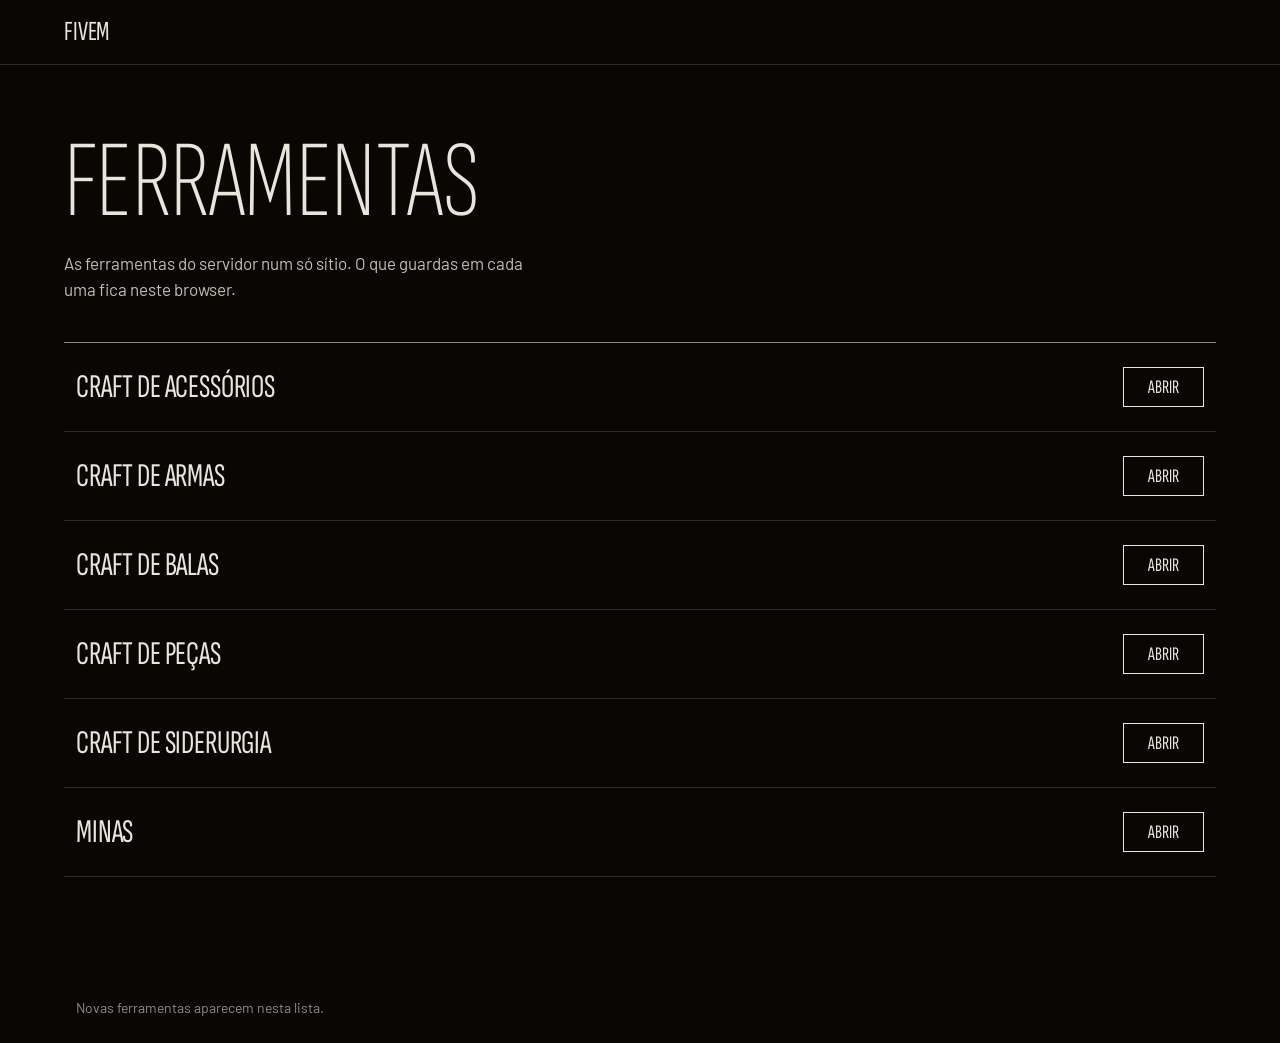
<file: public/index.html>
<!doctype html>
<html lang="pt">
<head>
<meta charset="utf-8">
<meta name="viewport" content="width=device-width, initial-scale=1, viewport-fit=cover">
<title>Ferramentas FiveM</title>
<meta name="description" content="Painel com as ferramentas do servidor FiveM: craft de acessórios, craft de armas, craft de balas, craft de peças e as que vierem a seguir.">
<link rel="preconnect" href="https://fonts.googleapis.com">
<link rel="preconnect" href="https://fonts.gstatic.com" crossorigin>
<link rel="stylesheet" href="https://fonts.googleapis.com/css2?family=Sofia+Sans+Extra+Condensed:wght@200;400&family=Barlow:wght@300;400;500&display=swap">
<style>
/* Hallmark · shape: app screen · genre: atmospheric · theme: Darkroom (deal 3/3, seed crafting-price-calculator-fivem-9103·8ad352fc·2026-11-08·r0) · redesign: full
 * nav: top bar, the hub is the home of every tool · signature: the tool sheet, each tool a full-width row with its title · states: one list · darkroom: amber
 * axes: dark/display-condensed/chromatic-amber · posture: restrained · contrast: pass · v2.0.0 */
/* Hallmark · pre-emit critique: P4 H5 E4 S4 R5 V3 · weakest: V, a launcher with one tool is a short list; each row shows what is saved in it so the hub earns its place before the second tool exists */
@import url("./tokens.css");
@import url("./base.css");

:root { --bar-h: 64px; --row-hover: color-mix(in oklab, var(--color-ink) 4%, transparent); }
body { font-size: 1.0625rem; }
.shell { max-width: var(--container); margin-inline: auto; padding-left: max(var(--gutter), env(safe-area-inset-left, 0px)); padding-right: max(var(--gutter), env(safe-area-inset-right, 0px)); }
.bar { border-bottom: var(--rule-hair) solid var(--color-rule); }
.bar-in { min-height: var(--bar-h); display: flex; align-items: center; gap: var(--space-lg); }
.mark { font-family: var(--font-display); font-weight: 400; font-size: var(--text-2xl); text-transform: uppercase; line-height: 1; letter-spacing: var(--tracking-display); color: var(--color-ink); text-decoration: none; }
.mark:hover { color: var(--color-ink-2); }

.head { padding-block: var(--space-2xl) var(--space-xl); display: grid; gap: var(--space-sm); }
.head h1 { font-size: clamp(3.5rem, 2rem + 6vw, 7rem); font-weight: 200; text-transform: uppercase; line-height: 1; max-width: none; }
.head p { color: var(--color-ink-2); max-width: 48ch; }

.tools { list-style: none; margin: 0 0 var(--space-3xl); padding: 0; border-top: var(--rule-hair) solid var(--color-muted); }
.tool { border-bottom: var(--rule-hair) solid var(--color-rule); }
.tool a { display: grid; grid-template-columns: minmax(0, 1fr) auto; align-items: center; gap: var(--space-sm) var(--space-xl); padding: var(--space-lg) var(--space-sm); color: inherit; text-decoration: none; transition: background-color var(--dur-micro) var(--ease-out); }
.tool a:hover { background: var(--row-hover); }
.tool a:active { background: var(--color-paper-2); }
.tool a:focus-visible { outline: 2px solid var(--color-focus); outline-offset: -2px; }
.tool h2 { font-weight: 400; font-size: var(--text-3xl); text-transform: uppercase; max-width: none; }
.tool .go { min-height: 40px; padding: 0 var(--space-lg); border: var(--rule-hair) solid var(--color-ink); display: inline-flex; align-items: center; font: 400 var(--text-lg)/1 var(--font-display); text-transform: uppercase; white-space: nowrap; transition: background-color var(--dur-micro) var(--ease-out), color var(--dur-micro) var(--ease-out), border-color var(--dur-micro) var(--ease-out); }
.tool a:hover .go { background: var(--color-accent); border-color: var(--color-accent); color: var(--color-accent-ink); }
.more { color: var(--color-muted); font-size: var(--text-sm); padding: var(--space-lg) var(--space-sm); }

</style>
</head>
<body>
<header class="bar">
  <div class="shell bar-in">
    <a class="mark" href="./" aria-label="Ferramentas FiveM, início">FiveM</a>
  </div>
</header>
<main class="shell">
  <div class="head">
    <h1>Ferramentas</h1>
    <p>As ferramentas do servidor num só sítio. O que guardas em cada uma fica neste browser.</p>
  </div>
  <ul class="tools" id="tools">
    <li class="tool">
      <a href="crafting/" data-tool="crafting">
        <h2>Craft de Acessórios</h2>
        <span class="go">Abrir</span>
      </a>
    </li>
    <li class="tool">
      <a href="armas/" data-tool="armas">
        <h2>Craft de Armas</h2>
        <span class="go">Abrir</span>
      </a>
    </li>
    <li class="tool">
      <a href="balas/" data-tool="balas">
        <h2>Craft de Balas</h2>
        <span class="go">Abrir</span>
      </a>
    </li>
    <li class="tool">
      <a href="pecas/" data-tool="pecas">
        <h2>Craft de Peças</h2>
        <span class="go">Abrir</span>
      </a>
    </li>
    <li class="tool">
      <a href="siderurgia/" data-tool="siderurgia">
        <h2>Craft de Siderurgia</h2>
        <span class="go">Abrir</span>
      </a>
    </li>
    <li class="tool">
      <a href="minas/" data-tool="minas">
        <h2>Minas</h2>
        <span class="go">Abrir</span>
      </a>
    </li>
  </ul>
  <p class="more">Novas ferramentas aparecem nesta lista.</p>
</main>
</body>
</html>
</file>
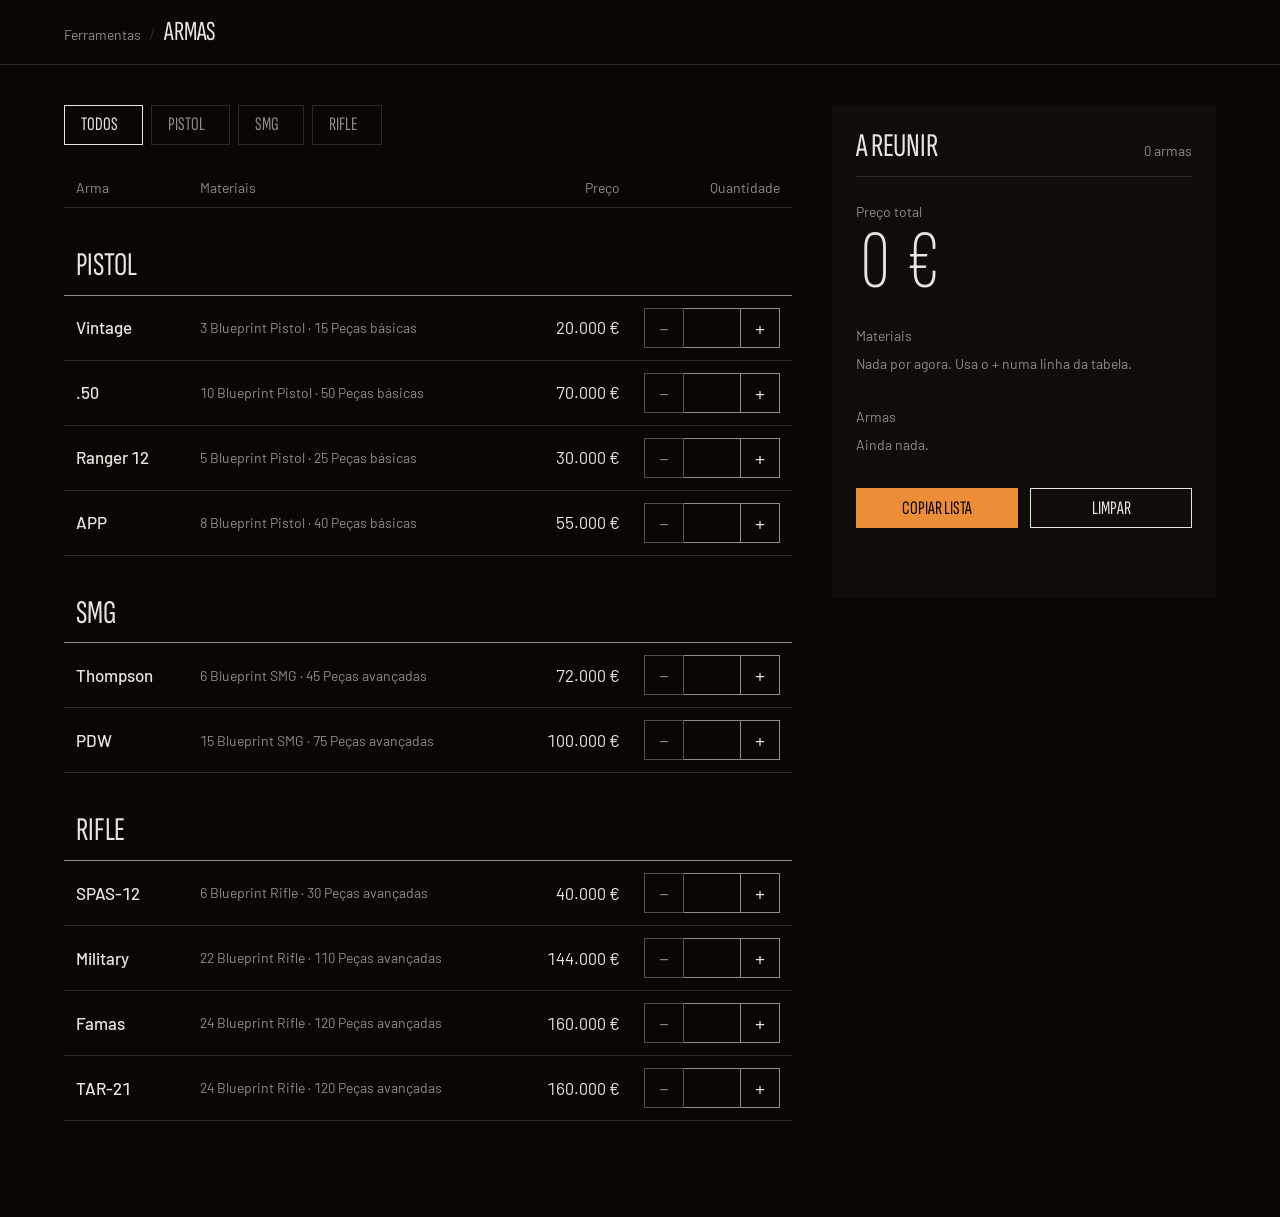
<file: public/armas/index.html>
<!doctype html>
<html lang="pt">
<head>
<meta charset="utf-8">
<meta name="viewport" content="width=device-width, initial-scale=1, viewport-fit=cover">
<title>Craft de Armas</title>
<meta name="description" content="Escolhe quantas armas queres fazer e vê os blueprints, as peças e o preço que tens de reunir.">
<link rel="preconnect" href="https://fonts.googleapis.com">
<link rel="preconnect" href="https://fonts.gstatic.com" crossorigin>
<link rel="stylesheet" href="https://fonts.googleapis.com/css2?family=Sofia+Sans+Extra+Condensed:wght@200;400&family=Barlow:wght@300;400;500&display=swap">
<link rel="stylesheet" href="../craft.css">
</head>
<body>
<script>
// Só dados e textos. Copiado de scripts/modelo.html, que tem todas as opções.
// O layout está em ../craft.js e ../craft.css (igual em todas as páginas).
window.CRAFT = {
  id: "armas",
  title: "Craft de Armas",
  short: "Armas",
  itemLabel: "Arma",
  unit: ["arma", "armas"],
  money: "Preço",
  outTitle: "Armas",
  materials: ["Blueprint Pistol", "Blueprint SMG", "Blueprint Rifle", "Peças básicas", "Peças avançadas"],
  groups: [
    { name: "Pistol", items: [
      { n: "Vintage",   m: { "Blueprint Pistol": 3,  "Peças básicas": 15 }, p: 20000 },
      { n: ".50",       m: { "Blueprint Pistol": 10, "Peças básicas": 50 }, p: 70000 },
      { n: "Ranger 12", m: { "Blueprint Pistol": 5,  "Peças básicas": 25 }, p: 30000 },
      { n: "APP",       m: { "Blueprint Pistol": 8,  "Peças básicas": 40 }, p: 55000 },
    ]},
    { name: "SMG", items: [
      { n: "Thompson",  m: { "Blueprint SMG": 6,  "Peças avançadas": 45 }, p: 72000 },
      { n: "PDW",       m: { "Blueprint SMG": 15, "Peças avançadas": 75 }, p: 100000 },
    ]},
    { name: "Rifle", items: [
      { n: "SPAS-12",   m: { "Blueprint Rifle": 6,  "Peças avançadas": 30 },  p: 40000 },
      { n: "Military",  m: { "Blueprint Rifle": 22, "Peças avançadas": 110 }, p: 144000 },
      { n: "Famas",     m: { "Blueprint Rifle": 24, "Peças avançadas": 120 }, p: 160000 },
      { n: "TAR-21",    m: { "Blueprint Rifle": 24, "Peças avançadas": 120 }, p: 160000 },
    ]},
  ],
};
</script>
<script src="../craft.js"></script>
</body>
</html>
</file>
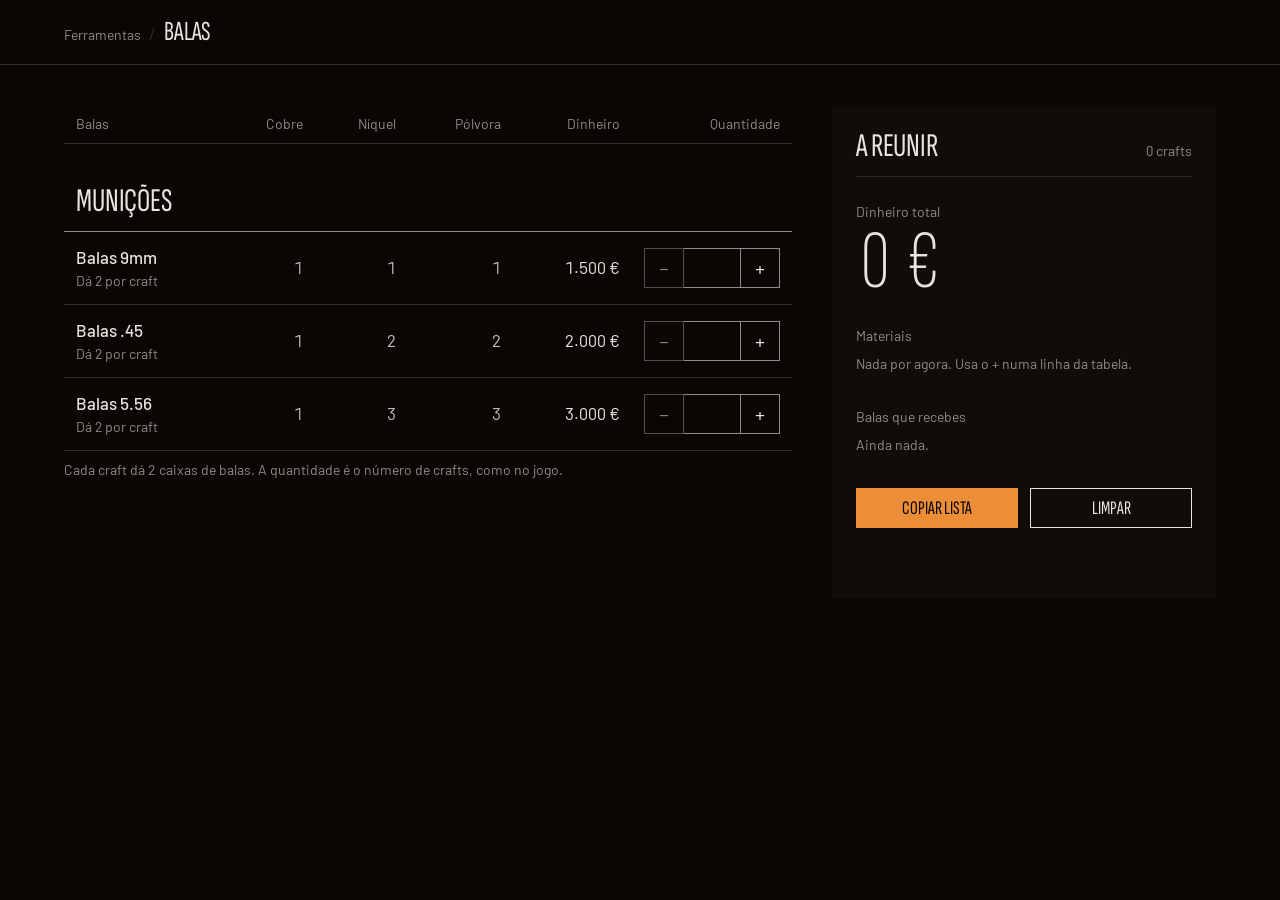
<file: public/balas/index.html>
<!doctype html>
<html lang="pt">
<head>
<meta charset="utf-8">
<meta name="viewport" content="width=device-width, initial-scale=1, viewport-fit=cover">
<title>Craft de Balas</title>
<meta name="description" content="Escolhe quantos crafts de balas queres fazer e vê o cobre, o níquel, a pólvora e o dinheiro que tens de reunir.">
<link rel="preconnect" href="https://fonts.googleapis.com">
<link rel="preconnect" href="https://fonts.gstatic.com" crossorigin>
<link rel="stylesheet" href="https://fonts.googleapis.com/css2?family=Sofia+Sans+Extra+Condensed:wght@200;400&family=Barlow:wght@300;400;500&display=swap">
<link rel="stylesheet" href="../craft.css">
</head>
<body>
<script>
// Só dados e textos. Copiado de scripts/modelo.html, que tem todas as opções.
// O layout está em ../craft.js e ../craft.css (igual em todas as páginas).
window.CRAFT = {
  id: "balas",
  title: "Craft de Balas",
  short: "Balas",
  itemLabel: "Balas",
  unit: ["craft", "crafts"],
  out: 2,
  outTitle: "Balas que recebes",
  outWord: "balas",
  note: "Cada craft dá 2 caixas de balas. A quantidade é o número de crafts, como no jogo.",
  groups: [
    { name: "Munições", items: [
      { n: "Balas 9mm",  m: { "Cobre": 1, "Níquel": 1, "Pólvora": 1 }, p: 1500 },
      { n: "Balas .45",  m: { "Cobre": 1, "Níquel": 2, "Pólvora": 2 }, p: 2000 },
      { n: "Balas 5.56", m: { "Cobre": 1, "Níquel": 3, "Pólvora": 3 }, p: 3000 },
    ]},
  ],
};
</script>
<script src="../craft.js"></script>
</body>
</html>
</file>
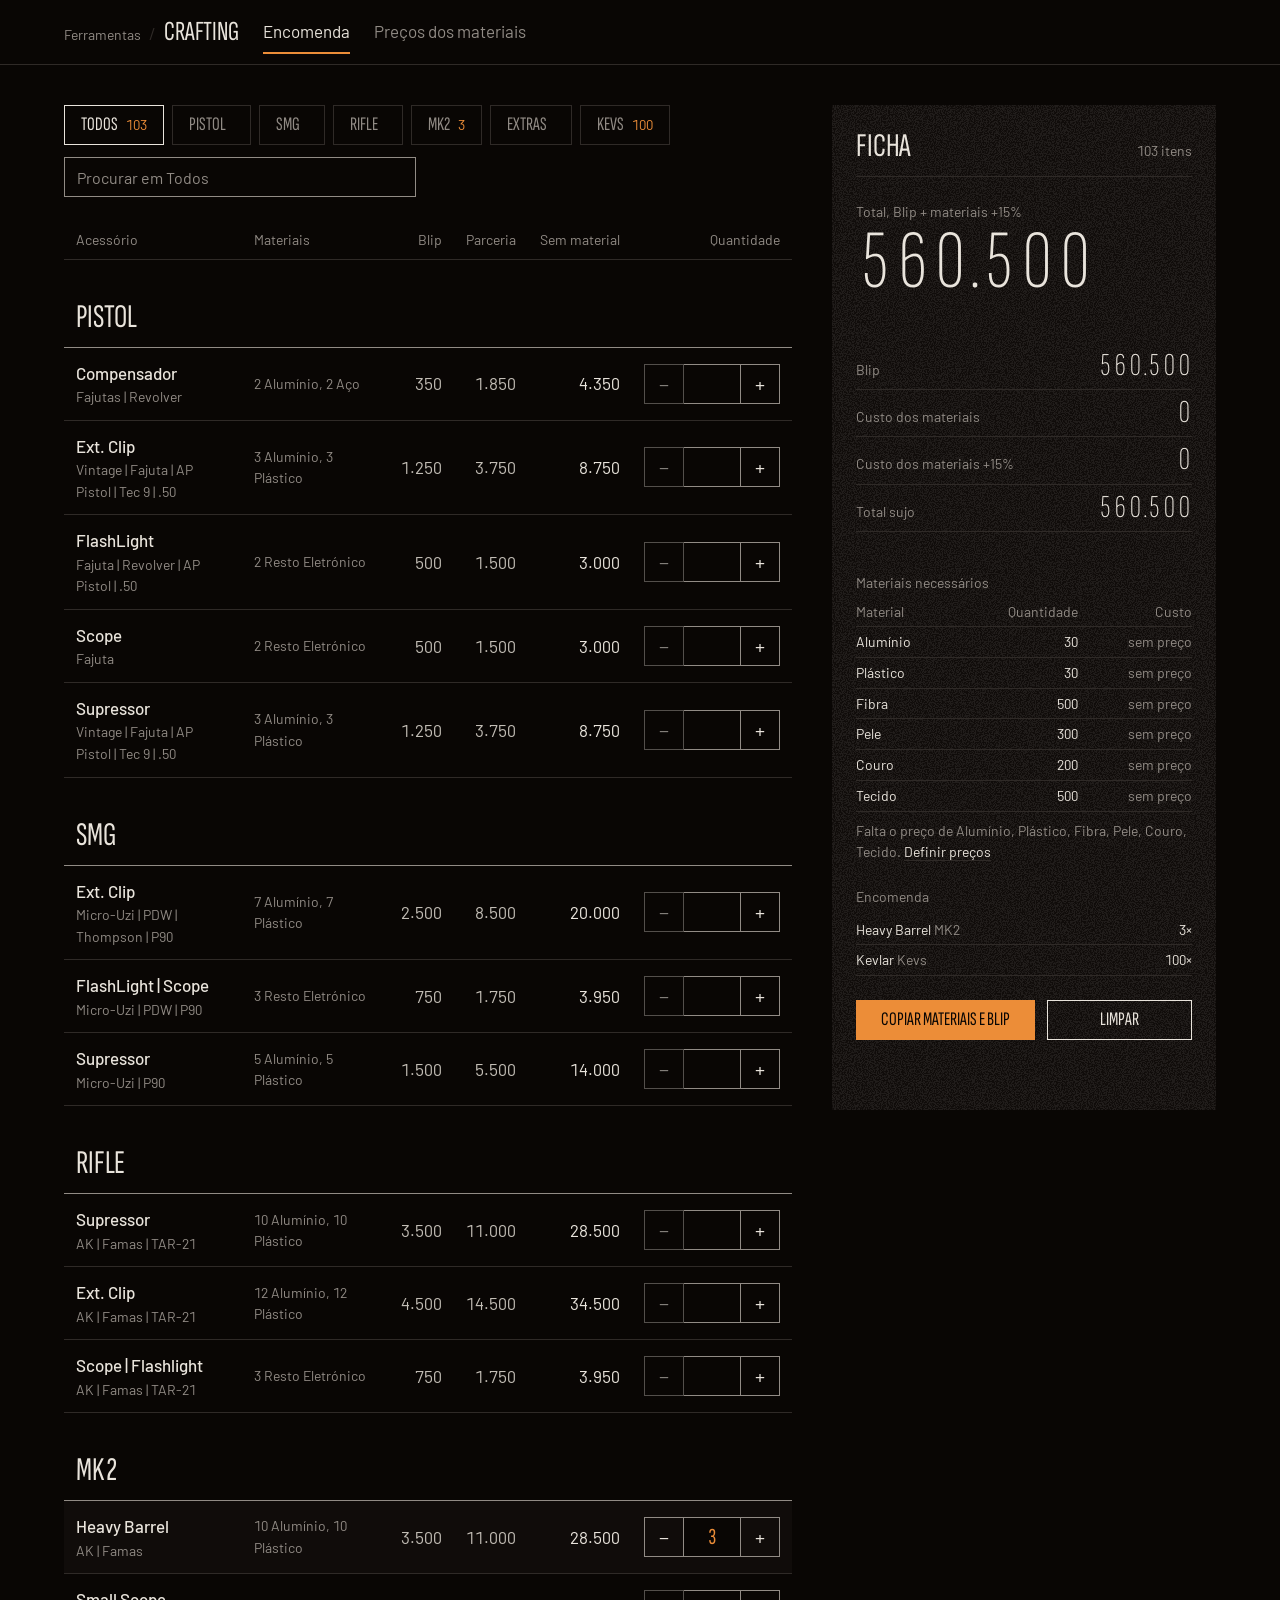
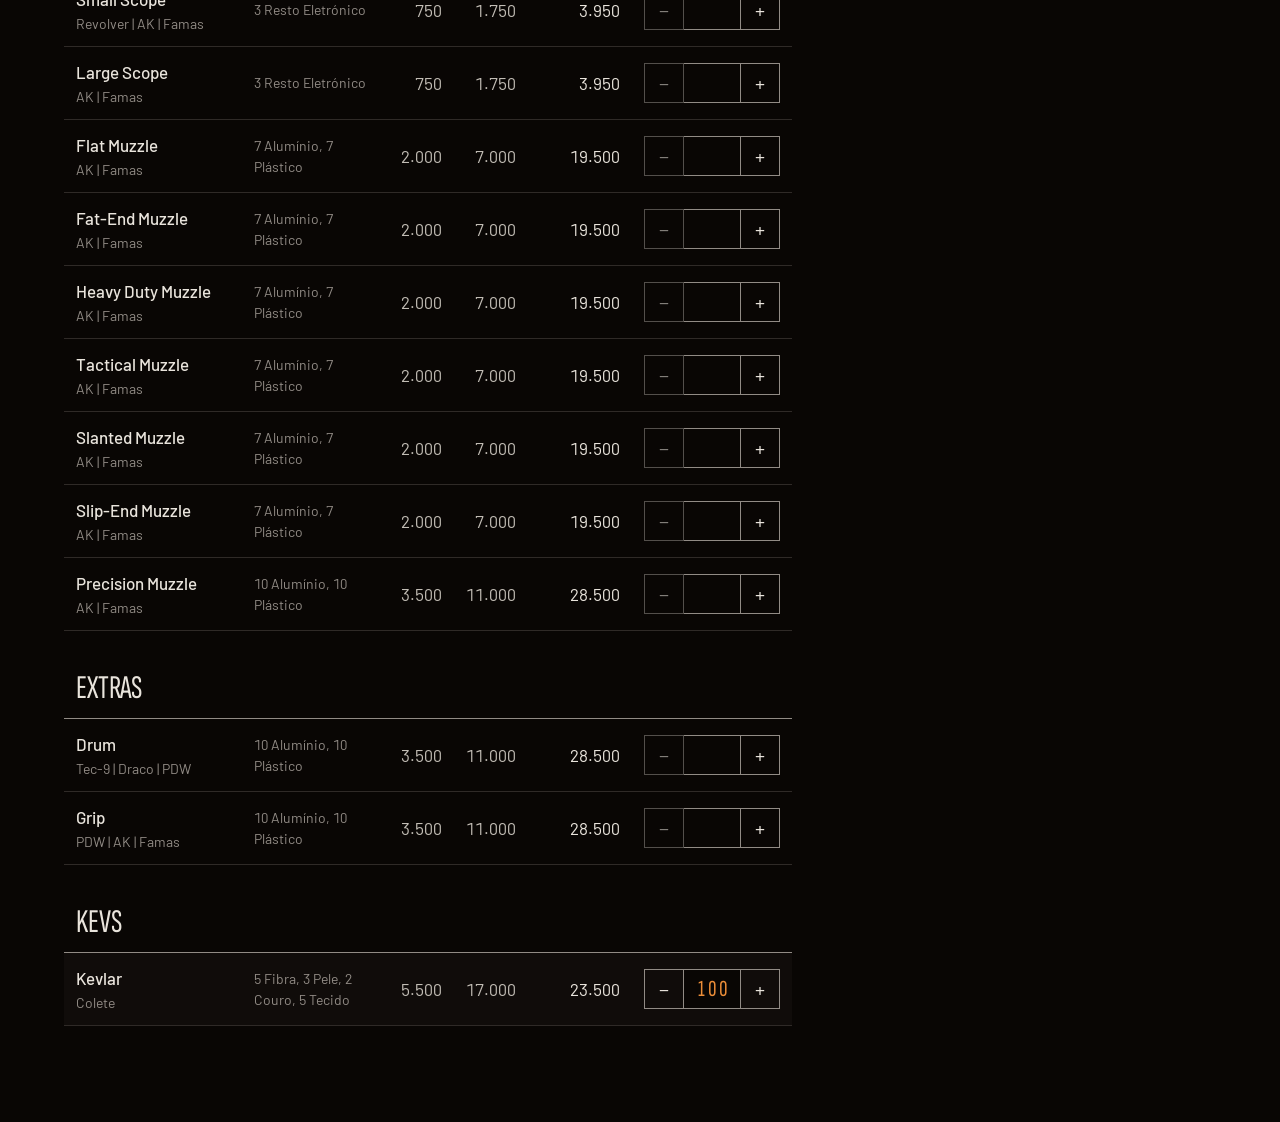
<file: public/crafting/index.html>
<!doctype html>
<html lang="pt">
<head>
<meta charset="utf-8">
<meta name="viewport" content="width=device-width, initial-scale=1, viewport-fit=cover">
<title>Calculadora de Crafting</title>
<meta name="description" content="Calcula materiais, custo e preço de venda dos acessórios de armas e kevlar para o servidor FiveM.">
<link rel="preconnect" href="https://fonts.googleapis.com">
<link rel="preconnect" href="https://fonts.gstatic.com" crossorigin>
<link rel="stylesheet" href="https://fonts.googleapis.com/css2?family=Sofia+Sans+Extra+Condensed:wght@200;400&family=Barlow:wght@300;400;500&display=swap">
<link rel="stylesheet" href="../craft.css">
</head>
<body>
<header class="bar">
  <div class="shell bar-in">
    <nav class="crumbs" aria-label="Caminho">
      <a class="crumb" href="../">Ferramentas</a>
      <span class="sep" aria-hidden="true">/</span>
      <a class="mark" href="#" aria-label="Calculadora de Crafting, início">Crafting</a>
    </nav>
    <nav class="views" aria-label="Vistas">
      <a href="#" id="nav-calc" aria-current="page">Encomenda</a>
      <a href="#precos" id="open-prices">Preços dos materiais</a>
    </nav>
  </div>
</header>

<main class="shell">
  <section id="view-calc" aria-labelledby="calc-title">
    <h1 class="visually-hidden" id="calc-title">Calculadora de Crafting</h1>
    <div class="work">
      <div>
        <div class="toolbar">
          <div class="tabs" role="tablist" aria-label="Categoria" id="tabs"></div>
          <input type="search" class="field" id="search" name="q" autocomplete="off" placeholder="Procurar em Todos" aria-label="Procurar em Todos">
        </div>
        <div id="list"></div>
      </div>

      <aside class="ficha grained" aria-labelledby="ficha-title">
        <div class="ficha-head"><h2 id="ficha-title">Ficha</h2><span class="units" id="units">0 itens</span></div>
        <div class="big" aria-live="polite">
          <div class="lbl">Total, Blip + materiais +15%</div>
          <div class="figure" id="t-total15">0</div>
        </div>
        <dl class="rows">
          <div><dt>Blip</dt><dd class="figure" id="t-blip">0</dd></div>
          <div><dt>Custo dos materiais</dt><dd class="figure" id="t-cost">0</dd></div>
          <div><dt>Custo dos materiais +15%</dt><dd class="figure" id="t-cost15">0</dd></div>
          <div><dt>Total sujo</dt><dd class="figure" id="t-sujo">0</dd></div>
        </dl>
        <div>
          <h3>Materiais necessários</h3>
          <div id="mats"></div>
          <p class="note" id="price-note"></p>
        </div>
        <div>
          <h3>Encomenda</h3>
          <div id="sel"></div>
        </div>
        <div class="actions">
          <button type="button" class="btn btn--primary" id="copy">Copiar materiais e Blip</button>
          <button type="button" class="btn" id="reset">Limpar</button>
        </div>
        <p class="toast" id="toast" role="status"></p>
      </aside>
    </div>
  </section>

  <section id="view-precos" class="precos" aria-labelledby="precos-title" hidden>
    <h2 id="precos-title">Preços dos materiais</h2>
    <p class="lead-s">Preço por unidade. Guarda sozinho neste browser e entra no custo dos materiais da ficha.</p>
    <p class="warn" id="storage-warn" role="alert" hidden>Este browser não está a deixar guardar dados desta página (janela privada, cookies bloqueados ou pré-visualização). Os preços funcionam até fechares ou recarregares a página. Abre o site normal, fivem.andrelanca.com, numa janela normal para ficarem guardados.</p>
    <div class="market">
      <div class="actions"><button type="button" class="btn btn--primary" id="market-btn">Atualizar do mercado</button></div>
      <p class="result" id="market-result" role="status">Ao abrir a página vai buscar sozinho o preço mais baixo de cada material ao <a class="link" href="https://fivem-market.andrelanca.com" target="_blank" rel="noopener">mercado</a>. Os materiais que o mercado não tem ficam com o preço que puseste à mão.</p>
    </div>
    <div class="import">
      <label class="t" for="import-text">Importar lista: uma linha por material, no formato Material,Preço</label>
      <textarea class="field" id="import-text" name="import-text" rows="6" spellcheck="false" placeholder="Alumínio,2000.00&#10;Plástico,1800.00&#10;Restos Eletrónicos,1500.00"></textarea>
      <div class="actions">
        <button type="button" class="btn btn--primary" id="import-btn">Importar preços</button>
        <label class="btn" for="import-file">Abrir ficheiro</label>
        <input type="file" class="visually-hidden" id="import-file" name="import-file" accept=".csv,.txt,text/csv,text/plain">
      </div>
      <p class="result" id="import-result" role="status"></p>
    </div>
    <div class="sheet-p" id="prices-grid"></div>
    <div class="actions"><a class="btn" href="#" id="back-calc">Voltar à encomenda</a></div>
  </section>
</main>

<div class="dock" id="dock">
  <div><span class="lbl">Total +15%, <span id="d-units">0 itens</span></span><span class="figure" id="d-total15">0</span></div>
  <a class="btn" href="#ficha-title" id="d-go">Ver ficha</a>
</div>

<script src="../market.js"></script>
<script>
const AL = "Alumínio", PL = "Plástico", AC = "Aço", RE = "Resto Eletrónico", FI = "Fibra", PE = "Pele", CO = "Couro", TE = "Tecido";
const CATS = [
  { id: "pistol", name: "Pistol", items: [
    { n: "Compensador", g: "Fajutas | Revolver", m: { [AL]: 2, [AC]: 2 }, p: [350, 1850, 4350] },
    { n: "Ext. Clip", g: "Vintage | Fajuta | AP Pistol | Tec 9 | .50", m: { [AL]: 3, [PL]: 3 }, p: [1250, 3750, 8750] },
    { n: "FlashLight", g: "Fajuta | Revolver | AP Pistol | .50", m: { [RE]: 2 }, p: [500, 1500, 3000] },
    { n: "Scope", g: "Fajuta", m: { [RE]: 2 }, p: [500, 1500, 3000] },
    { n: "Supressor", g: "Vintage | Fajuta | AP Pistol | Tec 9 | .50", m: { [AL]: 3, [PL]: 3 }, p: [1250, 3750, 8750] },
  ]},
  { id: "smg", name: "SMG", items: [
    { n: "Ext. Clip", g: "Micro-Uzi | PDW | Thompson | P90", m: { [AL]: 7, [PL]: 7 }, p: [2500, 8500, 20000] },
    { n: "FlashLight | Scope", g: "Micro-Uzi | PDW | P90", m: { [RE]: 3 }, p: [750, 1750, 3950] },
    { n: "Supressor", g: "Micro-Uzi | P90", m: { [AL]: 5, [PL]: 5 }, p: [1500, 5500, 14000] },
  ]},
  { id: "rifle", name: "Rifle", items: [
    { n: "Supressor", g: "AK | Famas | TAR-21", m: { [AL]: 10, [PL]: 10 }, p: [3500, 11000, 28500] },
    { n: "Ext. Clip", g: "AK | Famas | TAR-21", m: { [AL]: 12, [PL]: 12 }, p: [4500, 14500, 34500] },
    { n: "Scope | Flashlight", g: "AK | Famas | TAR-21", m: { [RE]: 3 }, p: [750, 1750, 3950] },
  ]},
  { id: "mk2", name: "MK2", items: [
    { n: "Heavy Barrel", g: "AK | Famas", m: { [AL]: 10, [PL]: 10 }, p: [3500, 11000, 28500] },
    { n: "Small Scope", g: "Revolver | AK | Famas", m: { [RE]: 3 }, p: [750, 1750, 3950] },
    { n: "Large Scope", g: "AK | Famas", m: { [RE]: 3 }, p: [750, 1750, 3950] },
    { n: "Flat Muzzle", g: "AK | Famas", m: { [AL]: 7, [PL]: 7 }, p: [2000, 7000, 19500] },
    { n: "Fat-End Muzzle", g: "AK | Famas", m: { [AL]: 7, [PL]: 7 }, p: [2000, 7000, 19500] },
    { n: "Heavy Duty Muzzle", g: "AK | Famas", m: { [AL]: 7, [PL]: 7 }, p: [2000, 7000, 19500] },
    { n: "Tactical Muzzle", g: "AK | Famas", m: { [AL]: 7, [PL]: 7 }, p: [2000, 7000, 19500] },
    { n: "Slanted Muzzle", g: "AK | Famas", m: { [AL]: 7, [PL]: 7 }, p: [2000, 7000, 19500] },
    { n: "Slip-End Muzzle", g: "AK | Famas", m: { [AL]: 7, [PL]: 7 }, p: [2000, 7000, 19500] },
    { n: "Precision Muzzle", g: "AK | Famas", m: { [AL]: 10, [PL]: 10 }, p: [3500, 11000, 28500] },
  ]},
  { id: "extras", name: "Extras", items: [
    { n: "Drum", g: "Tec-9 | Draco | PDW", m: { [AL]: 10, [PL]: 10 }, p: [3500, 11000, 28500] },
    { n: "Grip", g: "PDW | AK | Famas", m: { [AL]: 10, [PL]: 10 }, p: [3500, 11000, 28500] },
  ]},
  { id: "kevs", name: "Kevs", items: [
    { n: "Kevlar", g: "Colete", m: { [FI]: 5, [PE]: 3, [CO]: 2, [TE]: 5 }, p: [5500, 17000, 23500] },
  ]},
];
const MAT_ORDER = [AL, PL, AC, RE, FI, PE, CO, TE];
const items = [];
CATS.forEach(c => c.items.forEach((it, i) => { it.key = c.id + "-" + i; it.cat = c; items.push(it); }));
items.forEach(it => { it.mt = Object.entries(it.m).map(([k, v]) => v + " " + k).join(", "); });

const fmt = n => String(Math.round(n)).replace(/\B(?=(\d{3})+(?!\d))/g, ".");
const esc = s => String(s).replace(/[&<>"]/g, ch => ({ "&": "&amp;", "<": "&lt;", ">": "&gt;", '"': "&quot;" }[ch]));
const load = (k, d) => { try { const v = localStorage.getItem(k); return v == null ? d : JSON.parse(v); } catch (e) { return d; } };
const store = (k, v) => { try { localStorage.setItem(k, JSON.stringify(v)); } catch (e) {} };

let qty = load("crafting-qty", {}) || {};
let matPrice = load("crafting-mat-prices", {}) || {};
let matSrc = load("crafting-mat-src", {}) || {}; // material → dia do mercado de onde veio o preço (sem entrada = posto à mão)
let matManual = load("crafting-mat-manual", null); // materiais com preço posto à mão: a atualização automática não lhes toca
if (!Array.isArray(matManual)) matManual = []; // antes desta versão os preços eram colados do mercado → nada conta como à mão
const storageOk = (() => { try { const k = "crafting-test"; localStorage.setItem(k, "1"); const ok = localStorage.getItem(k) === "1"; localStorage.removeItem(k); return ok; } catch (e) { return false; } })();
let cat = "todos";
const MAT_MARKUP = 1.15; // os materiais são a dinheiro limpo: +15% na ficha

const list = document.getElementById("list");
const tabs = document.getElementById("tabs");

tabs.innerHTML = [{ id: "todos", name: "Todos" }, ...CATS].map(c =>
  `<button type="button" role="tab" data-cat="${c.id}" aria-selected="${c.id === cat}">${esc(c.name)}<span class="n" id="cnt-${c.id}"></span></button>`).join("");

list.innerHTML = `<table class="sheet">
  <thead><tr><th>Acessório</th><th>Materiais</th><th class="num">Blip</th><th class="num">Parceria</th><th class="num">Sem material</th><th class="num">Quantidade</th></tr></thead>
  ${CATS.map(c => `<tbody class="group" data-cat="${c.id}">
    <tr class="ghead"><td colspan="6"><h2>${esc(c.name)}</h2></td></tr>
    ${c.items.map(it => `<tr class="item" data-key="${it.key}" data-search="${esc((c.name + " " + it.n + " " + it.g).toLowerCase())}">
      <td class="desc"><div class="name">${esc(it.n)}</div><div class="guns">${esc(it.g)}</div></td>
      <td class="mats">${esc(it.mt)}</td>
      <td class="num price" data-label="Blip" data-i="0"></td>
      <td class="num price" data-label="Parceria" data-i="1"></td>
      <td class="num price sem" data-label="Sem material" data-i="2"></td>
      <td class="num qcell"><div class="qty">
        <button type="button" data-d="-1" aria-label="Menos ${esc(it.n)} (${esc(c.name)})">−</button>
        <input type="number" min="0" step="1" inputmode="numeric" name="q-${it.key}" id="q-${it.key}" aria-label="Quantidade ${esc(it.n)} (${esc(c.name)})">
        <button type="button" data-d="1" aria-label="Mais ${esc(it.n)} (${esc(c.name)})">+</button>
      </div></td>
    </tr>`).join("")}
  </tbody>`).join("")}
</table>
<p class="no-hit" id="no-hit" hidden>Nada encontrado. Experimenta outro nome de arma ou acessório.</p>`;

const usedIn = k => items.filter(it => it.m[k]).length;
document.getElementById("prices-grid").innerHTML = MAT_ORDER.map((k, i) => `
  <label for="mp-${i}"><span class="m">${esc(k)}</span><span class="u">Usado em ${usedIn(k)} ${usedIn(k) === 1 ? "item" : "itens"} · <span class="src" id="src-${i}"></span></span>
  <input class="field" type="number" min="0" step="any" inputmode="decimal" name="mp-${i}" id="mp-${i}" data-mat="${esc(k)}" placeholder="0"></label>`).join("");

function render() {
  const mats = {}; let blip = 0, units = 0; const sel = [];
  items.forEach(it => {
    const q = qty[it.key] || 0;
    const row = list.querySelector(`[data-key="${it.key}"]`);
    row.classList.toggle("on", q > 0);
    row.querySelectorAll("td.price").forEach(td => { const i = +td.dataset.i; td.textContent = fmt(it.p[i]); });
    row.querySelector('button[data-d="-1"]').disabled = q === 0;
    const inp = document.getElementById("q-" + it.key);
    if (document.activeElement !== inp) inp.value = q || "";
    if (!q) return;
    units += q;
    for (const [k, v] of Object.entries(it.m)) mats[k] = (mats[k] || 0) + v * q;
    blip += it.p[0] * q;
    sel.push({ it, q });
  });
  CATS.forEach(c => {
    const n = c.items.reduce((s, it) => s + (qty[it.key] || 0), 0);
    document.getElementById("cnt-" + c.id).textContent = n ? n : "";
  });
  document.getElementById("cnt-todos").textContent = units || "";
  const mk = MAT_ORDER.filter(k => mats[k]);
  const cost = mk.reduce((s, k) => s + mats[k] * (matPrice[k] || 0), 0);
  const cost15 = cost * MAT_MARKUP;
  const total15 = blip + cost15;
  document.getElementById("units").textContent = units + (units === 1 ? " item" : " itens");
  document.getElementById("t-total15").textContent = fmt(total15);
  document.getElementById("d-total15").textContent = fmt(total15);
  document.getElementById("d-units").textContent = units + (units === 1 ? " item" : " itens");
  document.getElementById("t-blip").textContent = fmt(blip);
  document.getElementById("t-cost").textContent = fmt(cost);
  document.getElementById("t-cost15").textContent = fmt(cost15);
  document.getElementById("t-sujo").textContent = fmt(total15);
  document.getElementById("mats").innerHTML = mk.length
    ? `<table class="list"><thead><tr><th>Material</th><th class="num">Quantidade</th><th class="num">Custo</th></tr></thead><tbody>${mk.map(k => `<tr><td>${esc(k)}</td><td class="num">${fmt(mats[k])}</td><td class="num${matPrice[k] ? "" : " dim"}">${matPrice[k] ? fmt(mats[k] * matPrice[k]) : "sem preço"}</td></tr>`).join("")}</tbody></table>`
    : `<p class="empty">A ficha está vazia. Usa o + numa linha da tabela para juntar acessórios ou kevlar.</p>`;
  const missing = mk.filter(k => !matPrice[k]);
  document.getElementById("price-note").innerHTML = missing.length
    ? `Falta o preço de ${esc(missing.join(", "))}. <a class="link" href="#precos">Definir preços</a>`
    : "";
  document.getElementById("sel").innerHTML = sel.length
    ? `<table class="list"><tbody>${sel.map(s => `<tr><td>${esc(s.it.n)} <span class="empty">${esc(s.it.cat.name)}</span></td><td class="num">${s.q}×</td></tr>`).join("")}</tbody></table>`
    : `<p class="empty">Sem itens.</p>`;
  store("crafting-qty", qty);
  return { mats, mk, blip, sel, cost, cost15, total15 };
}

// cada separador tem a sua própria pesquisa
const searchByCat = {};
const searchEl = document.getElementById("search");
function syncSearch() {
  const name = cat === "todos" ? "Todos" : CATS.find(c => c.id === cat).name;
  searchEl.value = searchByCat[cat] || "";
  searchEl.placeholder = "Procurar em " + name;
  searchEl.setAttribute("aria-label", "Procurar em " + name);
}
function filter() {
  const q = (searchByCat[cat] || "").trim().toLowerCase();
  let total = 0;
  list.querySelectorAll("tbody.group").forEach(g => {
    let any = 0;
    g.querySelectorAll("tr.item").forEach(r => { const hit = !q || r.dataset.search.includes(q); r.hidden = !hit; if (hit) any++; });
    g.hidden = !any || (cat !== "todos" && g.dataset.cat !== cat);
    if (!g.hidden) total += any;
  });
  document.getElementById("no-hit").hidden = total > 0;
  tabs.querySelectorAll("button").forEach(b => b.setAttribute("aria-selected", String(b.dataset.cat === cat)));
}

list.addEventListener("click", e => {
  const b = e.target.closest("button[data-d]"); if (!b) return;
  const key = b.closest("tr").dataset.key;
  const step = e.shiftKey ? 10 : 1;
  qty[key] = Math.max(0, (qty[key] || 0) + Number(b.dataset.d) * step);
  render();
});
list.addEventListener("input", e => {
  if (!e.target.matches(".qty input")) return;
  qty[e.target.closest("tr").dataset.key] = Math.max(0, Math.floor(Number(e.target.value) || 0));
  render();
});
list.addEventListener("focusout", e => { if (e.target.matches(".qty input")) render(); });
tabs.addEventListener("click", e => { const b = e.target.closest("button[data-cat]"); if (!b) return; cat = b.dataset.cat; syncSearch(); filter(); });
searchEl.addEventListener("input", () => { searchByCat[cat] = searchEl.value; filter(); });


const grid = document.getElementById("prices-grid");
grid.addEventListener("input", e => {
  const inp = e.target.closest("input[data-mat]"); if (!inp) return;
  const v = Math.max(0, Number(inp.value) || 0);
  if (v) matPrice[inp.dataset.mat] = v; else delete matPrice[inp.dataset.mat];
  delete matSrc[inp.dataset.mat];
  setManual(inp.dataset.mat, !!v);
  store("crafting-mat-prices", matPrice); store("crafting-mat-src", matSrc);
  showSrc();
  render();
});

// Importar "Material,Preço" (também aceita ; ou tab). Os nomes comparam-se sem acentos,
// maiúsculas nem plurais, por isso "Restos Eletrónicos" acerta em "Resto Eletrónico".
const norm = Market.norm; // ../market.js (também ignora "de/da/do")
const MAT_BY_NORM = Object.fromEntries(MAT_ORDER.map(k => [norm(k), k]));
const parsePrice = t => {
  t = t.trim().replace(/[^\d.,-]/g, "");
  if (t.includes(",") && t.includes(".")) t = t.lastIndexOf(",") > t.lastIndexOf(".") ? t.replace(/\./g, "").replace(",", ".") : t.replace(/,/g, "");
  else if (t.includes(",")) t = t.replace(",", ".");
  return Number(t);
};
function importPrices(text) {
  const done = [], unused = [], bad = [];
  text.split(/\r?\n/).forEach(line => {
    if (!line.trim()) return;
    const m = line.match(/^(.*?)[;,\t]\s*([^;\t]*\d[^;\t]*)$/);
    if (!m) { bad.push(line.trim()); return; }
    const name = m[1].trim().replace(/^"|"$/g, ""), price = parsePrice(m[2]);
    if (!name || !isFinite(price) || price < 0) { bad.push(line.trim()); return; }
    const key = MAT_BY_NORM[norm(name)];
    if (!key) { unused.push(name); return; }
    if (price) matPrice[key] = price; else delete matPrice[key];
    delete matSrc[key];
    setManual(key, !!price);
    done.push(key);
  });
  store("crafting-mat-prices", matPrice); store("crafting-mat-src", matSrc);
  fillGrid();
  render();
  const left = MAT_ORDER.filter(k => !matPrice[k]);
  const parts = [done.length ? `${done.length} ${done.length === 1 ? "preço atualizado" : "preços atualizados"}.` : "Nenhum preço atualizado."];
  if (unused.length) parts.push(`Não usados nos acessórios: ${unused.join(", ")}.`);
  if (bad.length) parts.push(`Linhas que não percebi: ${bad.join(" | ")}.`);
  if (left.length) parts.push(`Ainda sem preço: ${left.join(", ")}.`);
  document.getElementById("import-result").textContent = parts.join(" ");
}
document.getElementById("import-btn").addEventListener("click", () => {
  const ta = document.getElementById("import-text");
  if (!ta.value.trim()) { document.getElementById("import-result").textContent = "Cola primeiro a lista na caixa, uma linha por material."; ta.focus(); return; }
  importPrices(ta.value);
});
document.getElementById("import-file").addEventListener("change", e => {
  const f = e.target.files && e.target.files[0]; if (!f) return;
  const r = new FileReader();
  r.onload = () => { document.getElementById("import-text").value = r.result; importPrices(String(r.result)); };
  r.readAsText(f);
  e.target.value = "";
});

// Preços do mercado (fivem-market). Só entram os materiais usados nos acessórios; comparam-se pelo nome
// (norm), por isso um material novo no mercado com o mesmo nome entra sozinho. O que o mercado não tem fica à mão.
const dm = Market.dm;
function fillGrid() { grid.querySelectorAll("input").forEach(inp => { inp.value = matPrice[inp.dataset.mat] || ""; }); showSrc(); }
function showSrc() {
  MAT_ORDER.forEach((k, i) => {
    const el = document.getElementById("src-" + i);
    const src = matSrc[k] || "", tag = /^[fm]:/.test(src) ? src[0] : "";
    el.textContent = src ? ({ f: "feito na Siderurgia, ", m: "à mão no site do mercado, " }[tag] || "mercado, ") + dm(tag ? src.slice(2) : src) : matPrice[k] ? "posto à mão" : "sem preço";
    el.className = "src" + (matSrc[k] ? "" : " off");
  });
}
function setManual(k, on) {
  matManual = matManual.filter(x => x !== k);
  if (on) matManual.push(k);
  store("crafting-mat-manual", matManual);
}
const marketBtn = document.getElementById("market-btn"), marketOut = document.getElementById("market-result");
// auto = ao abrir a página: atualiza sozinho mas não mexe nos preços postos à mão. O botão atualiza todos.
async function updateFromMarket(auto) {
  marketBtn.disabled = true; marketOut.textContent = "A ir buscar ao mercado…";
  try {
    const data = await Market.load(true); // ../market.js: mínimo do mercado, ou custo da receita (receitas.js) se o mercado não tem
    const done = [], missing = [], old = [], kept = [], made = [];
    MAT_ORDER.forEach(k => {
      const p = data.find(k);
      if (!p || p.missing.length) { missing.push(k); return; }
      if (auto && matManual.includes(k) && matPrice[k]) { kept.push(k); return; }
      // ao abrir, um preço antigo sem origem (de antes desta versão) não é trocado pelo custo da receita
      if (auto && p.made && matPrice[k] && !matSrc[k]) { kept.push(k); return; }
      matPrice[k] = p.min; matSrc[k] = (p.made ? "f:" : p.manual ? "m:" : "") + p.date; setManual(k, false); done.push(k);
      if (p.made) made.push(k);
      if (data.date && p.date < data.date) old.push(`${k} (${dm(p.date)})`);
    });
    const used = new Set(MAT_ORDER.map(norm));
    const extra = data.prices.filter(p => !used.has(norm(p.label))).length;
    store("crafting-mat-prices", matPrice); store("crafting-mat-src", matSrc);
    fillGrid(); render();
    const parts = [`${auto ? "Atualizado ao abrir: " : ""}${done.length} ${done.length === 1 ? "preço" : "preços"} com o mínimo do mercado de ${dm(data.date)}.`];
    if (made.length) parts.push(`${made.join(", ")}: o mercado não tem, conta o custo dos materiais da receita da Siderurgia.`);
    if (kept.length) parts.push(`Ficaram os teus preços postos à mão: ${kept.join(", ")} (carrega no botão para os trocar pelo mercado).`);
    if (old.length) parts.push(`Sem anúncios nesse dia, ficou o último mínimo: ${old.join(", ")}.`);
    if (missing.length) parts.push(`O mercado não tem ${missing.join(", ")}: fica o teu preço${missing.some(k => !matPrice[k]) ? " (põe-no à mão em baixo)" : ""}.`);
    if (extra) parts.push(`Há mais ${extra} materiais no mercado que não entram nos acessórios.`);
    marketOut.textContent = parts.join(" ");
  } catch (e) {
    marketOut.textContent = "Não consegui falar com o mercado (fivem-market.andrelanca.com). Tenta daqui a pouco ou cola a lista em baixo.";
  } finally { marketBtn.disabled = false; }
}
marketBtn.addEventListener("click", () => updateFromMarket(false));

let toastT;
const toast = t => { const el = document.getElementById("toast"); el.textContent = t; clearTimeout(toastT); toastT = setTimeout(() => { el.textContent = ""; }, 2500); };
document.getElementById("reset").addEventListener("click", () => { qty = {}; render(); toast("Ficha limpa."); });
document.getElementById("copy").addEventListener("click", () => {
  const r = render();
  if (!r.sel.length) { toast("A ficha está vazia, não há nada para copiar."); return; }
  const txt = [
    "MATERIAIS", ...r.mk.map(k => `- ${fmt(r.mats[k])} ${k}`), "",
    `Dinheiro (Blip): ${fmt(r.blip)}`
  ].join("\n");
  navigator.clipboard.writeText(txt).then(() => toast("Materiais e Blip copiados."), () => toast("Este browser não deixou copiar. Tenta noutro browser."));
});

function route() {
  const precos = location.hash === "#precos";
  document.getElementById("view-calc").hidden = precos;
  document.getElementById("view-precos").hidden = !precos;
  if (precos) {
    document.getElementById("nav-calc").removeAttribute("aria-current");
    document.getElementById("open-prices").setAttribute("aria-current", "page");
    fillGrid();
  } else {
    document.getElementById("nav-calc").setAttribute("aria-current", "page");
    document.getElementById("open-prices").removeAttribute("aria-current");
  }
}
window.addEventListener("hashchange", route);
document.getElementById("storage-warn").hidden = storageOk;

// Exemplo inicial (100 kevs + 3 heavy barrel) só quando ainda não há nada guardado
if (!Object.values(qty).some(Boolean)) qty = { "kevs-0": 100, "mk2-0": 3 };
route(); filter(); render();
updateFromMarket(true);
</script>
</body>
</html>
</file>
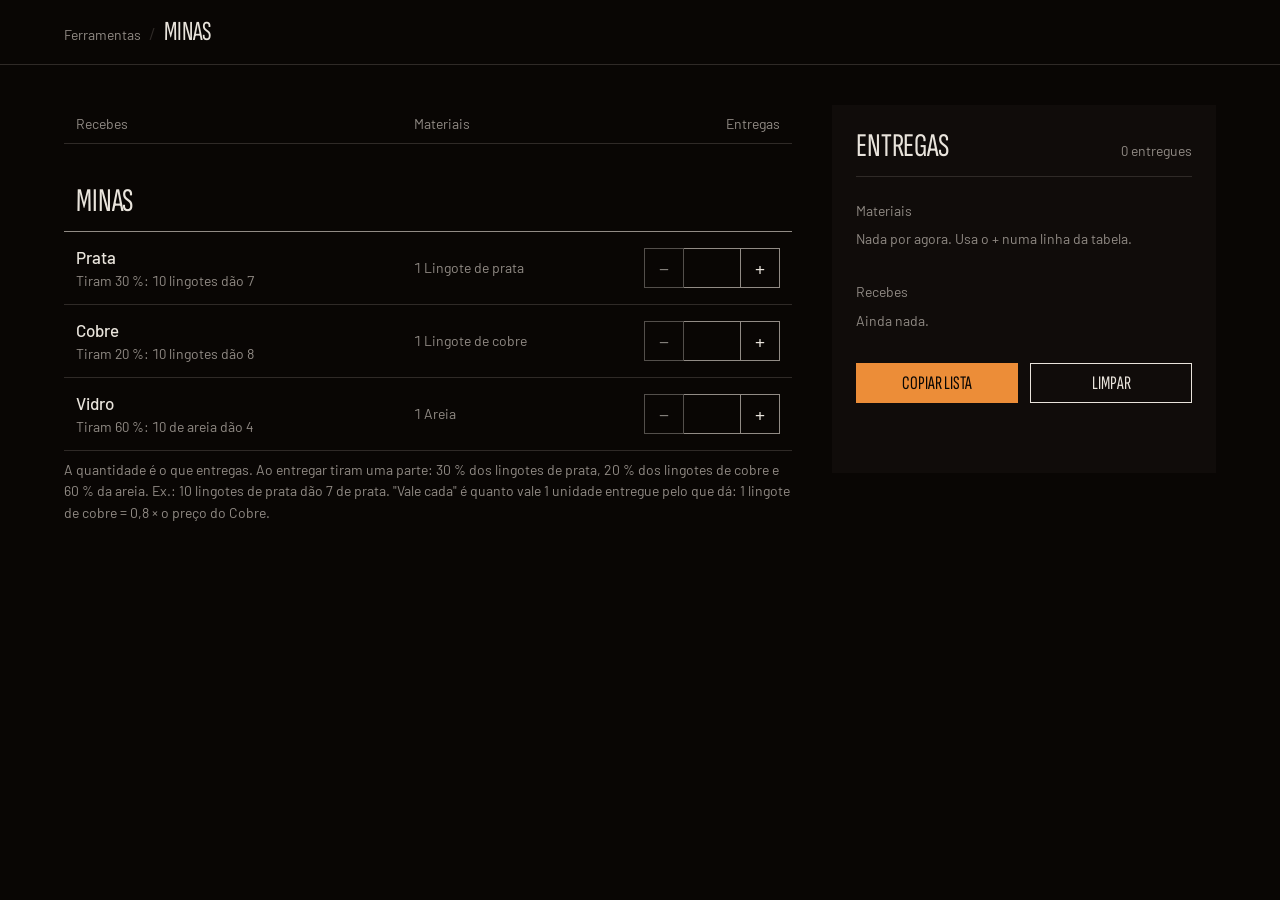
<file: public/minas/index.html>
<!doctype html>
<html lang="pt">
<head>
<meta charset="utf-8">
<meta name="viewport" content="width=device-width, initial-scale=1, viewport-fit=cover">
<title>Minas</title>
<meta name="description" content="Quanto recebes ao entregar lingotes de prata, lingotes de cobre e areia, e quanto vale no mercado.">
<link rel="preconnect" href="https://fonts.googleapis.com">
<link rel="preconnect" href="https://fonts.gstatic.com" crossorigin>
<link rel="stylesheet" href="https://fonts.googleapis.com/css2?family=Sofia+Sans+Extra+Condensed:wght@200;400&family=Barlow:wght@300;400;500&display=swap">
<link rel="stylesheet" href="../craft.css">
</head>
<body>
<script src="../receitas.js"></script>
<script>
// Só dados e textos. Copiado de scripts/modelo.html, que tem todas as opções.
// O layout está em ../craft.js e ../craft.css (igual em todas as páginas).
// Não é um craft: entregas nas minas e devolvem o que sobra. As percentagens vêm de ../receitas.js (CONVERSOES),
// que também dá preço aos lingotes/areia pelo que convertem (1 lingote de cobre = 0,8 × Cobre).
window.CRAFT = {
  id: "minas",
  title: "Minas",
  short: "Minas",
  itemLabel: "Recebes",
  unit: ["entregue", "entregues"],
  qtyLabel: "Entregas",
  outTitle: "Recebes",
  fichaTitle: "Entregas",
  roundDown: true,                 // o que recebes arredonda para baixo
  matCols: false,
  valLabel: "Vale cada",           // quanto vale 1 unidade entregue = o que dá × mínimo do mercado
  note: "A quantidade é o que entregas. Ao entregar tiram uma parte: 30 % dos lingotes de prata, 20 % dos lingotes de cobre e 60 % da areia. Ex.: 10 lingotes de prata dão 7 de prata. \"Vale cada\" é quanto vale 1 unidade entregue pelo que dá: 1 lingote de cobre = 0,8 × o preço do Cobre.",
  groups: [
    { name: "Minas", items: [
      { n: "Prata", m: { "Lingote de prata": 1 }, out: CONVERSOES["Lingote de prata"]["Prata"], sub: "Tiram 30 %: 10 lingotes dão 7" },
      { n: "Cobre", m: { "Lingote de cobre": 1 }, out: CONVERSOES["Lingote de cobre"]["Cobre"], sub: "Tiram 20 %: 10 lingotes dão 8" },
      { n: "Vidro", m: { "Areia": 1 },            out: CONVERSOES["Areia"]["Vidro"], sub: "Tiram 60 %: 10 de areia dão 4" },
    ]},
  ],
};
</script>
<script src="../craft.js"></script>
</body>
</html>
</file>
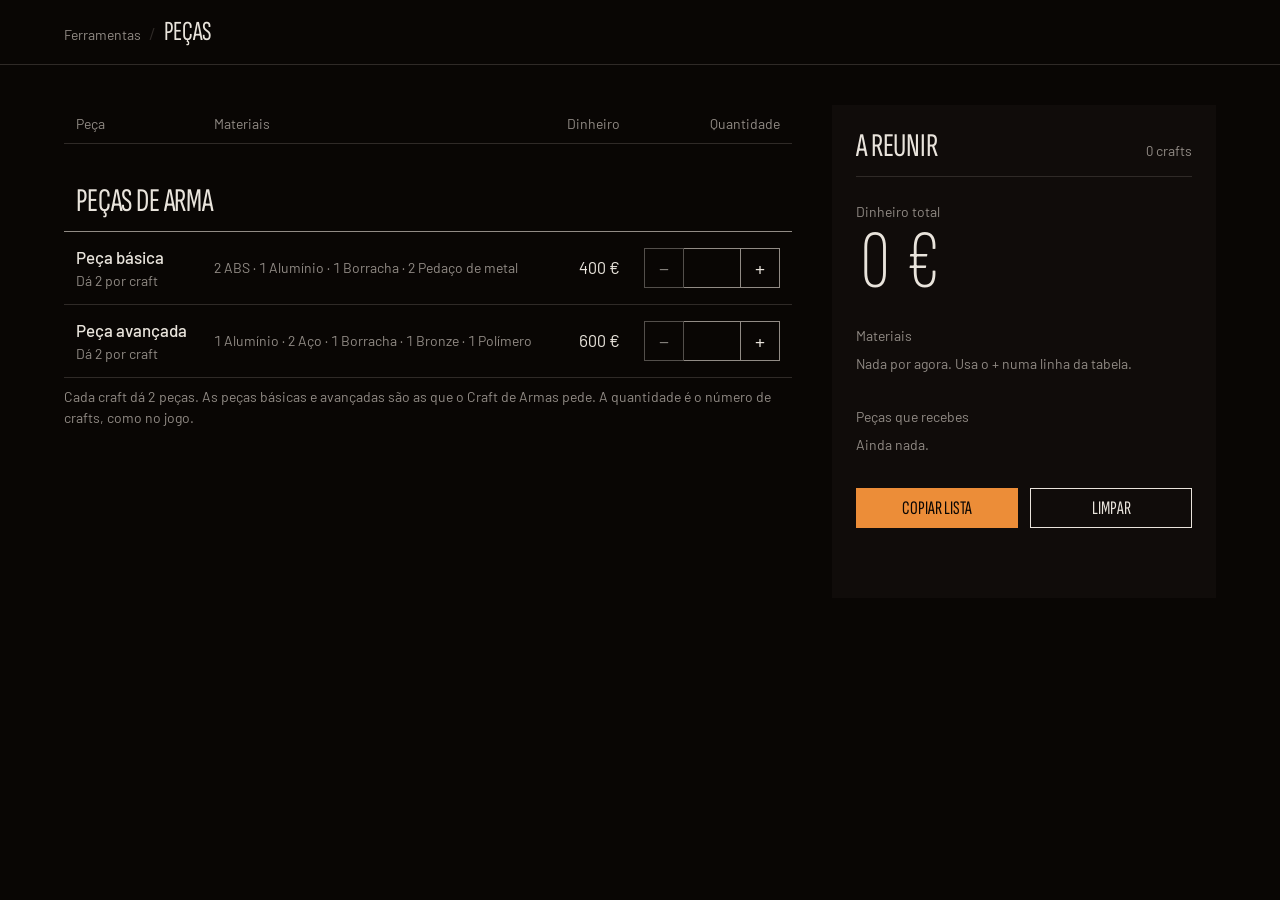
<file: public/pecas/index.html>
<!doctype html>
<html lang="pt">
<head>
<meta charset="utf-8">
<meta name="viewport" content="width=device-width, initial-scale=1, viewport-fit=cover">
<title>Craft de Peças</title>
<meta name="description" content="Escolhe quantos crafts de peças básicas e avançadas queres fazer e vê os materiais e o dinheiro que tens de reunir.">
<link rel="preconnect" href="https://fonts.googleapis.com">
<link rel="preconnect" href="https://fonts.gstatic.com" crossorigin>
<link rel="stylesheet" href="https://fonts.googleapis.com/css2?family=Sofia+Sans+Extra+Condensed:wght@200;400&family=Barlow:wght@300;400;500&display=swap">
<link rel="stylesheet" href="../craft.css">
</head>
<body>
<script>
// Só dados e textos. Copiado de scripts/modelo.html, que tem todas as opções.
// O layout está em ../craft.js e ../craft.css (igual em todas as páginas).
window.CRAFT = {
  id: "pecas",
  title: "Craft de Peças",
  short: "Peças",
  itemLabel: "Peça",
  unit: ["craft", "crafts"],
  out: 2,
  outTitle: "Peças que recebes",
  outWord: "peças",
  materials: ["ABS", "Alumínio", "Aço", "Borracha", "Bronze", "Pedaço de metal", "Polímero"],
  note: "Cada craft dá 2 peças. As peças básicas e avançadas são as que o Craft de Armas pede. A quantidade é o número de crafts, como no jogo.",
  groups: [
    { name: "Peças de arma", items: [
      { n: "Peça básica",   m: { "ABS": 2, "Alumínio": 1, "Borracha": 1, "Pedaço de metal": 2 }, p: 400 },
      { n: "Peça avançada", m: { "Alumínio": 1, "Aço": 2, "Borracha": 1, "Bronze": 1, "Polímero": 1 }, p: 600 },
    ]},
  ],
};
</script>
<script src="../craft.js"></script>
</body>
</html>
</file>
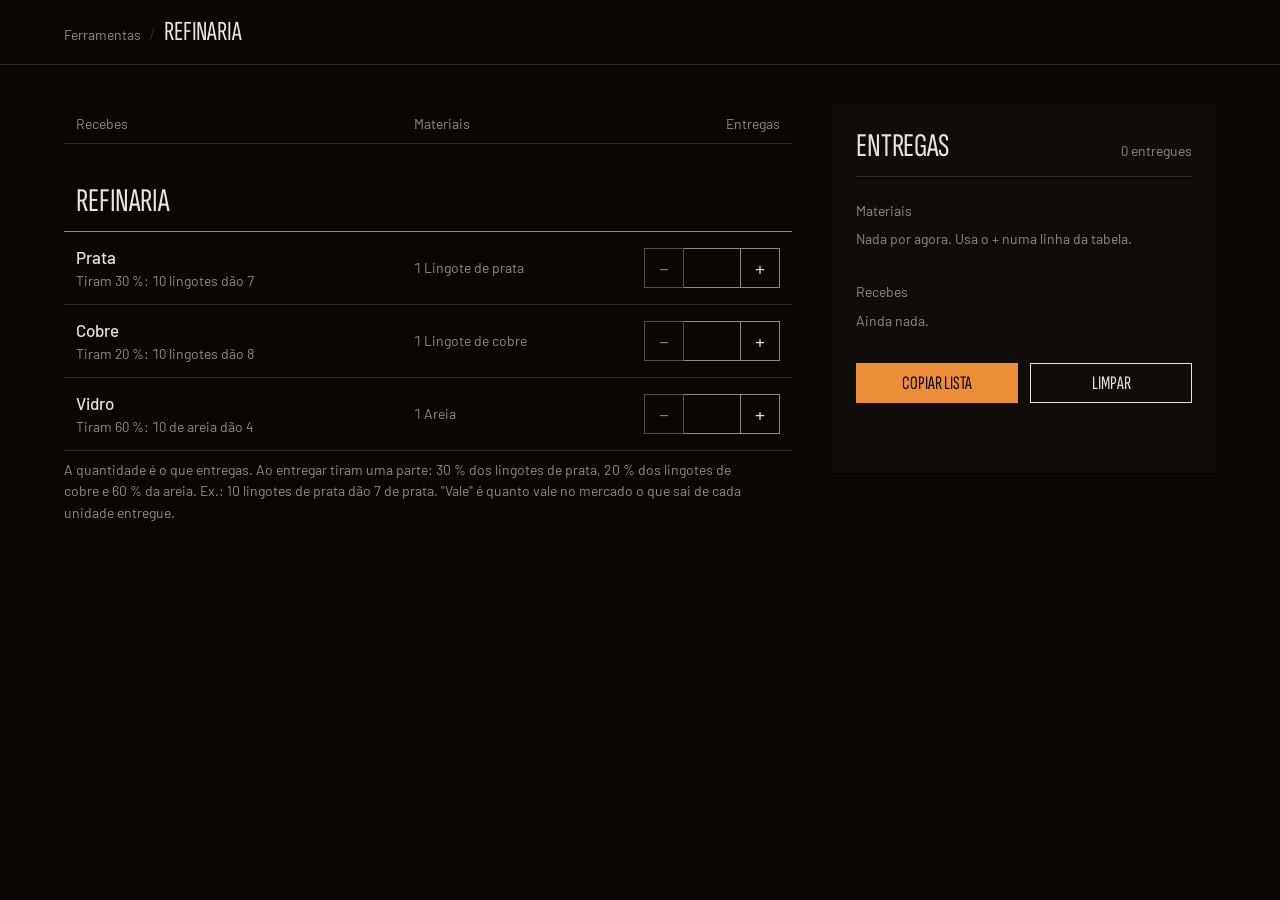
<file: public/refinaria/index.html>
<!doctype html>
<html lang="pt">
<head>
<meta charset="utf-8">
<meta name="viewport" content="width=device-width, initial-scale=1, viewport-fit=cover">
<title>Refinaria</title>
<meta name="description" content="Quanto recebes ao entregar lingotes de prata, lingotes de cobre e areia, e quanto vale no mercado.">
<link rel="preconnect" href="https://fonts.googleapis.com">
<link rel="preconnect" href="https://fonts.gstatic.com" crossorigin>
<link rel="stylesheet" href="https://fonts.googleapis.com/css2?family=Sofia+Sans+Extra+Condensed:wght@200;400&family=Barlow:wght@300;400;500&display=swap">
<link rel="stylesheet" href="../craft.css">
</head>
<body>
<script>
// Só dados e textos. Copiado de scripts/modelo.html, que tem todas as opções.
// O layout está em ../craft.js e ../craft.css (igual em todas as páginas).
// Conversões com perda: out = o que sai por cada unidade entregue (10 lingotes de prata → 7 prata).
window.CRAFT = {
  id: "refinaria",
  title: "Refinaria",
  short: "Refinaria",
  itemLabel: "Recebes",
  unit: ["entregue", "entregues"],
  qtyLabel: "Entregas",
  outTitle: "Recebes",
  fichaTitle: "Entregas",
  roundDown: true,                 // o que recebes arredonda para baixo
  matCols: false,
  note: "A quantidade é o que entregas. Ao entregar tiram uma parte: 30 % dos lingotes de prata, 20 % dos lingotes de cobre e 60 % da areia. Ex.: 10 lingotes de prata dão 7 de prata. \"Vale\" é quanto vale no mercado o que sai de cada unidade entregue.",
  groups: [
    { name: "Refinaria", items: [
      { n: "Prata", m: { "Lingote de prata": 1 }, out: 0.7, sub: "Tiram 30 %: 10 lingotes dão 7" },
      { n: "Cobre", m: { "Lingote de cobre": 1 }, out: 0.8, sub: "Tiram 20 %: 10 lingotes dão 8" },
      { n: "Vidro", m: { "Areia": 1 },            out: 0.4, sub: "Tiram 60 %: 10 de areia dão 4" },
    ]},
  ],
};
</script>
<script src="../craft.js"></script>
</body>
</html>
</file>
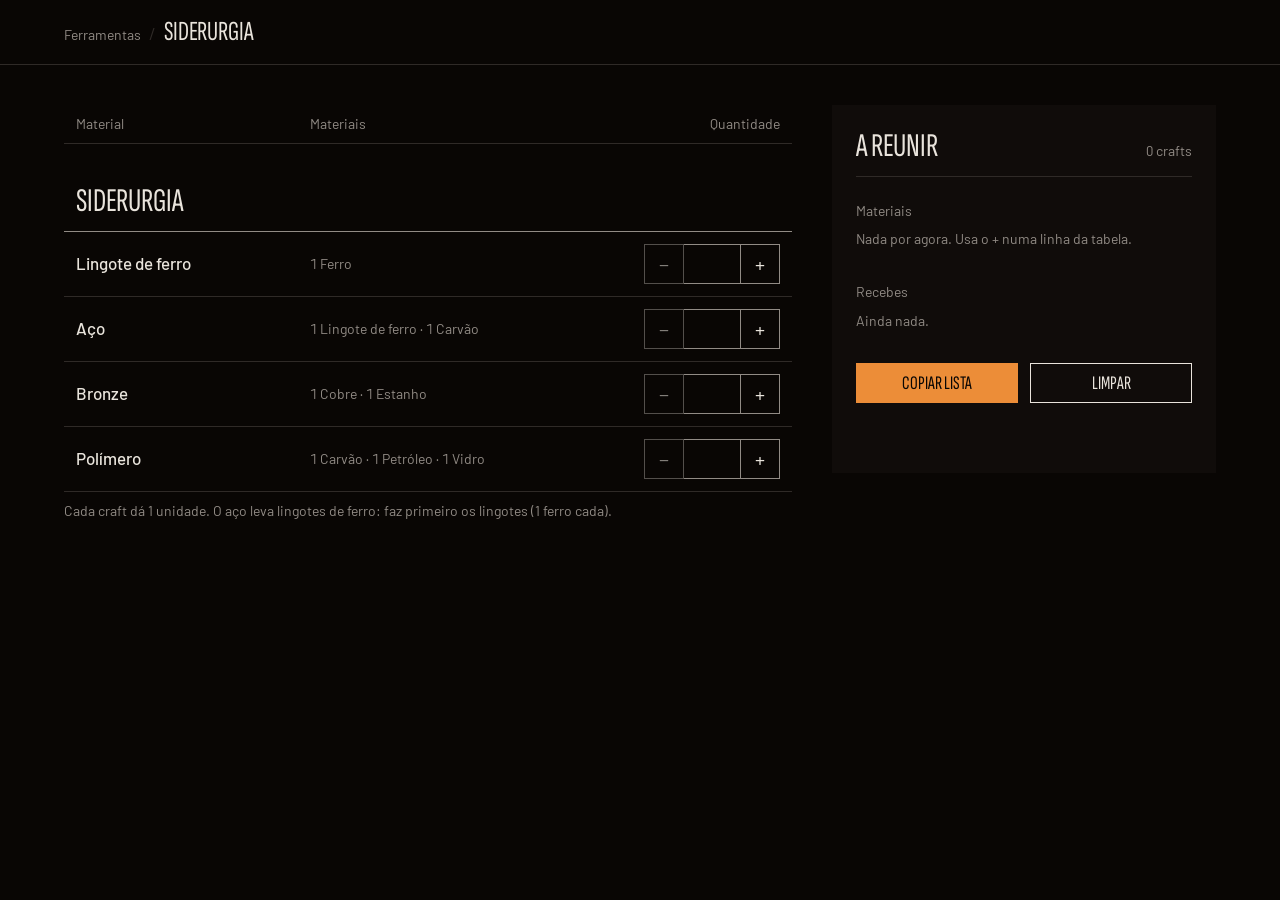
<file: public/siderurgia/index.html>
<!doctype html>
<html lang="pt">
<head>
<meta charset="utf-8">
<meta name="viewport" content="width=device-width, initial-scale=1, viewport-fit=cover">
<title>Craft de Siderurgia</title>
<meta name="description" content="Escolhe quantos lingotes de ferro, aço, bronze e polímero queres fazer e vê os materiais que tens de reunir.">
<link rel="preconnect" href="https://fonts.googleapis.com">
<link rel="preconnect" href="https://fonts.gstatic.com" crossorigin>
<link rel="stylesheet" href="https://fonts.googleapis.com/css2?family=Sofia+Sans+Extra+Condensed:wght@200;400&family=Barlow:wght@300;400;500&display=swap">
<link rel="stylesheet" href="../craft.css">
</head>
<body>
<script src="../receitas.js"></script>
<script>
// Só dados e textos. As receitas vêm de ../receitas.js (partilhadas com o custo das outras páginas). Copiado de scripts/modelo.html, que tem todas as opções.
// O layout está em ../craft.js e ../craft.css (igual em todas as páginas).
window.CRAFT = {
  id: "siderurgia",
  title: "Craft de Siderurgia",
  short: "Siderurgia",
  itemLabel: "Material",
  outTitle: "Recebes",
  note: "Cada craft dá 1 unidade. O aço leva lingotes de ferro: faz primeiro os lingotes (1 ferro cada).",
  materials: ["Ferro", "Lingote de ferro", "Carvão", "Cobre", "Estanho", "Petróleo", "Vidro"],
  groups: [
    { name: "Siderurgia", items: [
      { n: "Lingote de ferro", m: RECEITAS["Lingote de ferro"] },
      { n: "Aço",              m: RECEITAS["Aço"] },
      { n: "Bronze",           m: RECEITAS["Bronze"] },
      { n: "Polímero",         m: RECEITAS["Polímero"] },
    ]},
  ],
};
</script>
<script src="../craft.js"></script>
</body>
</html>
</file>
<file: public/craft.css>
/* Estilo partilhado das ferramentas de craft. Mudar aqui muda todas as páginas. */
/* Hallmark · shape: app screen · genre: atmospheric · theme: Darkroom (deal 3/3, seed crafting-price-calculator-fivem-9103·8ad352fc·2026-11-08·r0)
 * signature: the ficha, a sticky panel that turns quantities into what you must gather · darkroom: amber
 * axes: dark/display-condensed/chromatic-amber · posture: restrained · contrast: pass · v2.0.0 */
@import url("./tokens.css");
@import url("./base.css");
:root {
  --text-figure: clamp(3rem, 2rem + 4vw, 5.5rem);
  --text-figure-s: 2rem;
  --row-hover: color-mix(in oklab, var(--color-ink) 4%, transparent);
  --scrim: color-mix(in oklab, var(--color-paper) 70%, transparent);
  --bar-h: 64px;
}

body { font-size: 1.0625rem; }
.shell { max-width: var(--container); margin-inline: auto; padding-left: max(var(--gutter), env(safe-area-inset-left, 0px)); padding-right: max(var(--gutter), env(safe-area-inset-right, 0px)); }

/* top bar */
.bar { position: sticky; top: env(safe-area-inset-top, 0px); z-index: var(--z-sticky-nav); background: var(--color-paper); border-bottom: var(--rule-hair) solid var(--color-rule); }
body::before { content: ""; position: fixed; inset: 0 0 auto; height: env(safe-area-inset-top, 0px); z-index: var(--z-sticky-nav); background: var(--color-paper); }
.bar-in { min-height: var(--bar-h); display: flex; align-items: center; gap: var(--space-lg); flex-wrap: wrap; padding-block: var(--space-xs); }
.mark { font-family: var(--font-display); font-weight: 400; font-size: var(--text-2xl); text-transform: uppercase; line-height: 1; letter-spacing: var(--tracking-display); color: var(--color-ink); text-decoration: none; }
.crumbs { display: flex; align-items: baseline; gap: var(--space-xs); }
.crumb { color: var(--color-muted); text-decoration: none; font-size: var(--text-sm); }
.crumb:hover { color: var(--color-ink); text-decoration: underline; text-decoration-color: var(--color-accent); }
.crumbs .sep { color: var(--color-rule); }
.views { display: flex; gap: var(--space-lg); }
.views a { color: var(--color-muted); text-decoration: none; padding-block: var(--space-xs); border-bottom: 2px solid transparent; }
.views a:hover { color: var(--color-ink); }
.views a[aria-current="page"] { color: var(--color-ink); border-bottom-color: var(--color-accent); }

/* inputs and controls */
.field { height: 40px; padding-inline: var(--space-sm); border: var(--rule-hair) solid var(--color-muted); border-radius: 0; background: var(--color-paper); color: var(--color-ink); font-size: 1rem; }
.field::placeholder { color: var(--color-muted); }
.field:hover { border-color: var(--color-ink-2); }
.field:focus-visible { outline: 2px solid var(--color-focus); outline-offset: -2px; }
.toolbar { display: flex; flex-wrap: wrap; align-items: center; gap: var(--space-sm) var(--space-md); margin-bottom: var(--space-lg); }
.toolbar .tabs { margin-bottom: 0; min-width: 0; max-width: 100%; }
#search { flex: 1 1 14rem; min-width: 0; max-width: 22rem; }

.btn { min-height: 40px; padding: 0 var(--space-lg); border: var(--rule-hair) solid var(--color-ink); border-radius: 0; background: transparent; color: var(--color-ink); font: 400 var(--text-lg)/1 var(--font-display); text-transform: uppercase; white-space: nowrap; cursor: pointer; transition: background-color var(--dur-micro) var(--ease-out), color var(--dur-micro) var(--ease-out), border-color var(--dur-micro) var(--ease-out); }
.btn:hover { background: var(--row-hover); }
.btn:active { transform: translateY(1px); }
.btn:disabled { opacity: 0.55; cursor: not-allowed; }
.btn--primary { background: var(--color-accent); border-color: var(--color-accent); color: var(--color-accent-ink); }
.btn--primary:hover { background: var(--color-ink); border-color: var(--color-ink); }
.link { background: none; border: 0; padding: 0; color: var(--color-ink); text-decoration: underline; text-decoration-color: var(--color-rule); text-underline-offset: 0.2em; cursor: pointer; font: inherit; }
.link:hover { text-decoration-color: var(--color-accent); }


/* layout */
.work { display: grid; grid-template-columns: minmax(0, 1fr) 24rem; gap: var(--space-xl); align-items: start; padding-block: var(--space-xl) var(--space-3xl); }
@media (max-width: 68rem) { .work { grid-template-columns: minmax(0, 1fr); } .ficha.grained { position: relative; top: auto; } }
.dock { display: none; }
@media (max-width: 68rem) {
  .dock { display: flex; position: fixed; inset: auto 0 0; z-index: var(--z-sticky); align-items: center; justify-content: space-between; gap: var(--space-md); padding: var(--space-xs) max(var(--gutter), env(safe-area-inset-right, 0px)) calc(var(--space-xs) + env(safe-area-inset-bottom, 0px)) max(var(--gutter), env(safe-area-inset-left, 0px)); background: var(--color-paper-2); border-top: var(--rule-hair) solid var(--color-rule); }
  .dock .lbl { color: var(--color-muted); font-size: var(--text-sm); display: block; }
  .dock .figure { font-size: var(--text-figure-s); font-variant-numeric: tabular-nums; }
  main.shell { padding-bottom: 88px; }
}

.tabs { display: flex; gap: var(--space-xs); overflow-x: auto; scrollbar-width: none; margin-bottom: var(--space-lg); }
.tabs button { flex: none; min-height: 40px; padding: 0 var(--space-md); border: var(--rule-hair) solid var(--color-rule); border-radius: 0; background: transparent; color: var(--color-muted); font: 400 var(--text-lg)/1 var(--font-display); text-transform: uppercase; cursor: pointer; display: inline-flex; align-items: center; gap: var(--space-xs); transition: color var(--dur-micro) var(--ease-out), border-color var(--dur-micro) var(--ease-out); }
.tabs button:hover { color: var(--color-ink); border-color: var(--color-muted); }
.tabs button:active { transform: translateY(1px); }
.tabs button[aria-selected="true"] { color: var(--color-ink); border-color: var(--color-ink); }
.tabs .n { font-family: var(--font-body); font-size: var(--text-sm); color: var(--color-accent); font-variant-numeric: tabular-nums; text-transform: none; }

/* the sheet */
.sheet { width: 100%; border-collapse: collapse; font-variant-numeric: tabular-nums; }
.sheet th { text-align: left; font-weight: 400; font-size: var(--text-sm); color: var(--color-muted); padding: var(--space-xs) var(--space-sm); border-bottom: var(--rule-hair) solid var(--color-rule); white-space: nowrap; }
.sheet th.num, .sheet td.num { text-align: right; }
.sheet td { padding: var(--space-sm); border-bottom: var(--rule-hair) solid var(--color-rule); vertical-align: middle; }
.sheet tbody.group tr.ghead td { padding-top: var(--space-xl); border-bottom-color: var(--color-muted); }
.sheet h2 { font-weight: 400; font-size: var(--text-3xl); max-width: none; }
.sheet tr.item:hover { background: var(--row-hover); }
.sheet tr.item.on { background: var(--color-paper-2); }
.sheet .name { font-weight: 500; color: var(--color-ink); }
.sheet .guns, .sheet .mats { color: var(--color-muted); font-size: var(--text-sm); }
.sheet td.price { color: var(--color-ink-2); white-space: nowrap; }
.sheet td.price.sem { color: var(--color-ink); }
.sheet td.cost .mats { white-space: normal; }
.list tr.tot td { color: var(--color-ink); border-bottom: 0; }
.sheet td.qcell { width: 1%; white-space: nowrap; }

.qty { display: inline-flex; align-items: stretch; }
.qty button { width: 40px; height: 40px; border: var(--rule-hair) solid var(--color-muted); border-radius: 0; background: transparent; color: var(--color-ink); font: 400 1.25rem/1 var(--font-body); cursor: pointer; transition: background-color var(--dur-micro) var(--ease-out); }
.qty button:hover { background: var(--row-hover); }
.qty button:active { transform: translateY(1px); }
.qty button:disabled { opacity: 0.55; cursor: not-allowed; }
.qty input { width: 56px; height: 40px; border: var(--rule-hair) solid var(--color-muted); border-inline: 0; border-radius: 0; background: var(--color-paper); color: var(--color-ink); text-align: center; font: 400 var(--text-xl)/1 var(--font-display); font-variant-numeric: tabular-nums; -moz-appearance: textfield; }
.qty input::-webkit-inner-spin-button, .qty input::-webkit-outer-spin-button { -webkit-appearance: none; margin: 0; }
.qty input:focus-visible { outline: 2px solid var(--color-focus); outline-offset: -2px; }
tr.on .qty input { color: var(--color-accent); }
.no-hit { padding-block: var(--space-xl); color: var(--color-muted); }

@media (max-width: 48rem) {
  .sheet thead { display: none; }
  .sheet tr.item { display: grid; grid-template-columns: minmax(0, 1fr) auto; gap: var(--space-2xs) var(--space-md); padding: var(--space-sm) 0; border-bottom: var(--rule-hair) solid var(--color-rule); }
  .sheet tr.item td { border: 0; padding: 0; }
  .sheet tr.item td.desc { grid-column: 1; }
  .sheet tr.item td.qcell { grid-column: 2; grid-row: 1 / span 2; align-self: center; }
  .sheet tr.item td.price { grid-column: 1; text-align: left; font-size: var(--text-sm); }
  .sheet tr.item td.price::before { content: attr(data-label) " "; color: var(--color-muted); }
  .sheet tr.item td.mats { grid-column: 1; }
  .sheet tr.ghead td { display: block; padding-inline: 0; }
}

/* the ficha */
.ficha { position: sticky; top: calc(env(safe-area-inset-top, 0px) + var(--bar-h) + var(--space-lg)); background: var(--color-paper-2); padding: var(--space-lg); display: grid; gap: var(--space-lg); }
.grained { position: relative; isolation: isolate; }
.grained::after { content: ""; position: absolute; inset: 0; z-index: -1; pointer-events: none; opacity: var(--grain); background: url("data:image/svg+xml,%3Csvg xmlns='http://www.w3.org/2000/svg' width='200' height='200'%3E%3Cfilter id='g'%3E%3CfeTurbulence type='fractalNoise' baseFrequency='0.85' numOctaves='2' stitchTiles='stitch'/%3E%3CfeColorMatrix values='0 0 0 0 1 0 0 0 0 1 0 0 0 0 1 0 0 0 9 -4'/%3E%3C/filter%3E%3Crect width='100%25' height='100%25' filter='url(%23g)'/%3E%3C/svg%3E") 0 0 / 200px 200px; }
.ficha.grained { position: sticky; }
.ficha h2 { font-weight: 400; font-size: var(--text-3xl); }
.sheet h2, .ficha h2, .precos h2 { text-transform: uppercase; }
.ficha h3 { font-family: var(--font-body); font-weight: 400; font-size: var(--text-sm); color: var(--color-muted); text-transform: none; letter-spacing: 0; line-height: 1.4; margin-bottom: var(--space-xs); }
.ficha-head { display: flex; justify-content: space-between; align-items: baseline; gap: var(--space-md); border-bottom: var(--rule-hair) solid var(--color-rule); padding-bottom: var(--space-sm); }
.ficha-head .units { color: var(--color-muted); font-size: var(--text-sm); font-variant-numeric: tabular-nums; }
.big .lbl { color: var(--color-muted); font-size: var(--text-sm); }
.figure { font-family: var(--font-display); font-weight: 200; line-height: 0.95; letter-spacing: var(--tracking-display); font-variant-numeric: tabular-nums; }
.big .figure { font-size: var(--text-figure); color: var(--color-ink); overflow-wrap: anywhere; font-variant-numeric: tabular-nums; }
.rows { display: grid; }
.rows > div { display: flex; justify-content: space-between; align-items: baseline; gap: var(--space-md); padding-block: var(--space-xs); border-bottom: var(--rule-hair) solid var(--color-rule); }
.rows dt { color: var(--color-muted); font-size: var(--text-sm); }
.rows dd { margin: 0; font-size: var(--text-figure-s); }
.rows dd.pos { color: var(--color-success); }
.rows dd.neg { color: var(--color-error); }
.list { width: 100%; border-collapse: collapse; font-variant-numeric: tabular-nums; font-size: var(--text-sm); }
.list th { text-align: left; font-weight: 400; color: var(--color-muted); padding: 0 0 var(--space-2xs); border-bottom: var(--rule-hair) solid var(--color-rule); }
.list td { padding: var(--space-2xs) 0; border-bottom: var(--rule-hair) solid var(--color-rule); }
.list .num { text-align: right; }
.list td.dim { color: var(--color-muted); }
.empty { color: var(--color-muted); font-size: var(--text-sm); }
.note { color: var(--color-muted); font-size: var(--text-sm); margin-top: var(--space-xs); }
.actions { display: flex; gap: var(--space-sm); flex-wrap: wrap; }
.actions .btn { flex: 1; }
a.btn { display: inline-flex; align-items: center; justify-content: center; text-decoration: none; }
.toast { min-height: 1lh; color: var(--color-accent); font-size: var(--text-sm); }

/* prices view */
.precos { padding-block: var(--space-xl) var(--space-3xl); max-width: 44rem; display: grid; gap: var(--space-lg); }
.precos h2 { font-size: var(--text-3xl); font-weight: 400; }
.precos .lead-s { color: var(--color-ink-2); max-width: 52ch; }
.import { display: grid; gap: var(--space-sm); padding: var(--space-lg); background: var(--color-paper-2); }
.import label.t { font-size: var(--text-sm); color: var(--color-ink-2); }
.import textarea.field { height: auto; min-height: 8rem; padding: var(--space-sm); font: 400 var(--text-md)/1.5 var(--font-body); resize: vertical; width: 100%; }
.import .actions { justify-content: flex-start; }
.import .actions .btn { flex: 0 1 auto; }
label.btn { display: inline-flex; align-items: center; justify-content: center; }
.import .result { min-height: 1lh; font-size: var(--text-sm); color: var(--color-ink-2); }
.warn { padding: var(--space-sm) var(--space-md); border: var(--rule-hair) solid var(--color-error); color: var(--color-ink); font-size: var(--text-sm); max-width: 60ch; }
/* crafting: preços do mercado (fivem-market) */
.market { display: grid; gap: var(--space-sm); padding: var(--space-lg); margin-bottom: var(--space-md); background: var(--color-paper-2); }
.market .actions { justify-content: flex-start; }
.market .actions .btn { flex: 0 1 auto; }
.market .result { min-height: 1lh; font-size: var(--text-sm); color: var(--color-ink-2); }
.sheet-p .src { color: var(--color-ink-2); }
.sheet-p .src.off { color: var(--color-muted); }
.sheet-p { border-top: var(--rule-hair) solid var(--color-muted); }
.sheet-p label { display: grid; grid-template-columns: minmax(0, 1fr) auto; align-items: center; gap: var(--space-2xs) var(--space-lg); padding-block: var(--space-sm); border-bottom: var(--rule-hair) solid var(--color-rule); cursor: pointer; }
.sheet-p .m { font-family: var(--font-display); font-size: var(--text-2xl); text-transform: uppercase; line-height: 1; }
.sheet-p .u { grid-column: 1; color: var(--color-muted); font-size: var(--text-sm); }
.sheet-p .field { grid-column: 2; grid-row: 1 / span 2; width: 9rem; text-align: right; font: 400 var(--text-xl)/1 var(--font-display); font-variant-numeric: tabular-nums; }
@media (max-width: 40rem) { #search { max-width: none; flex-basis: 100%; } }
</file>
